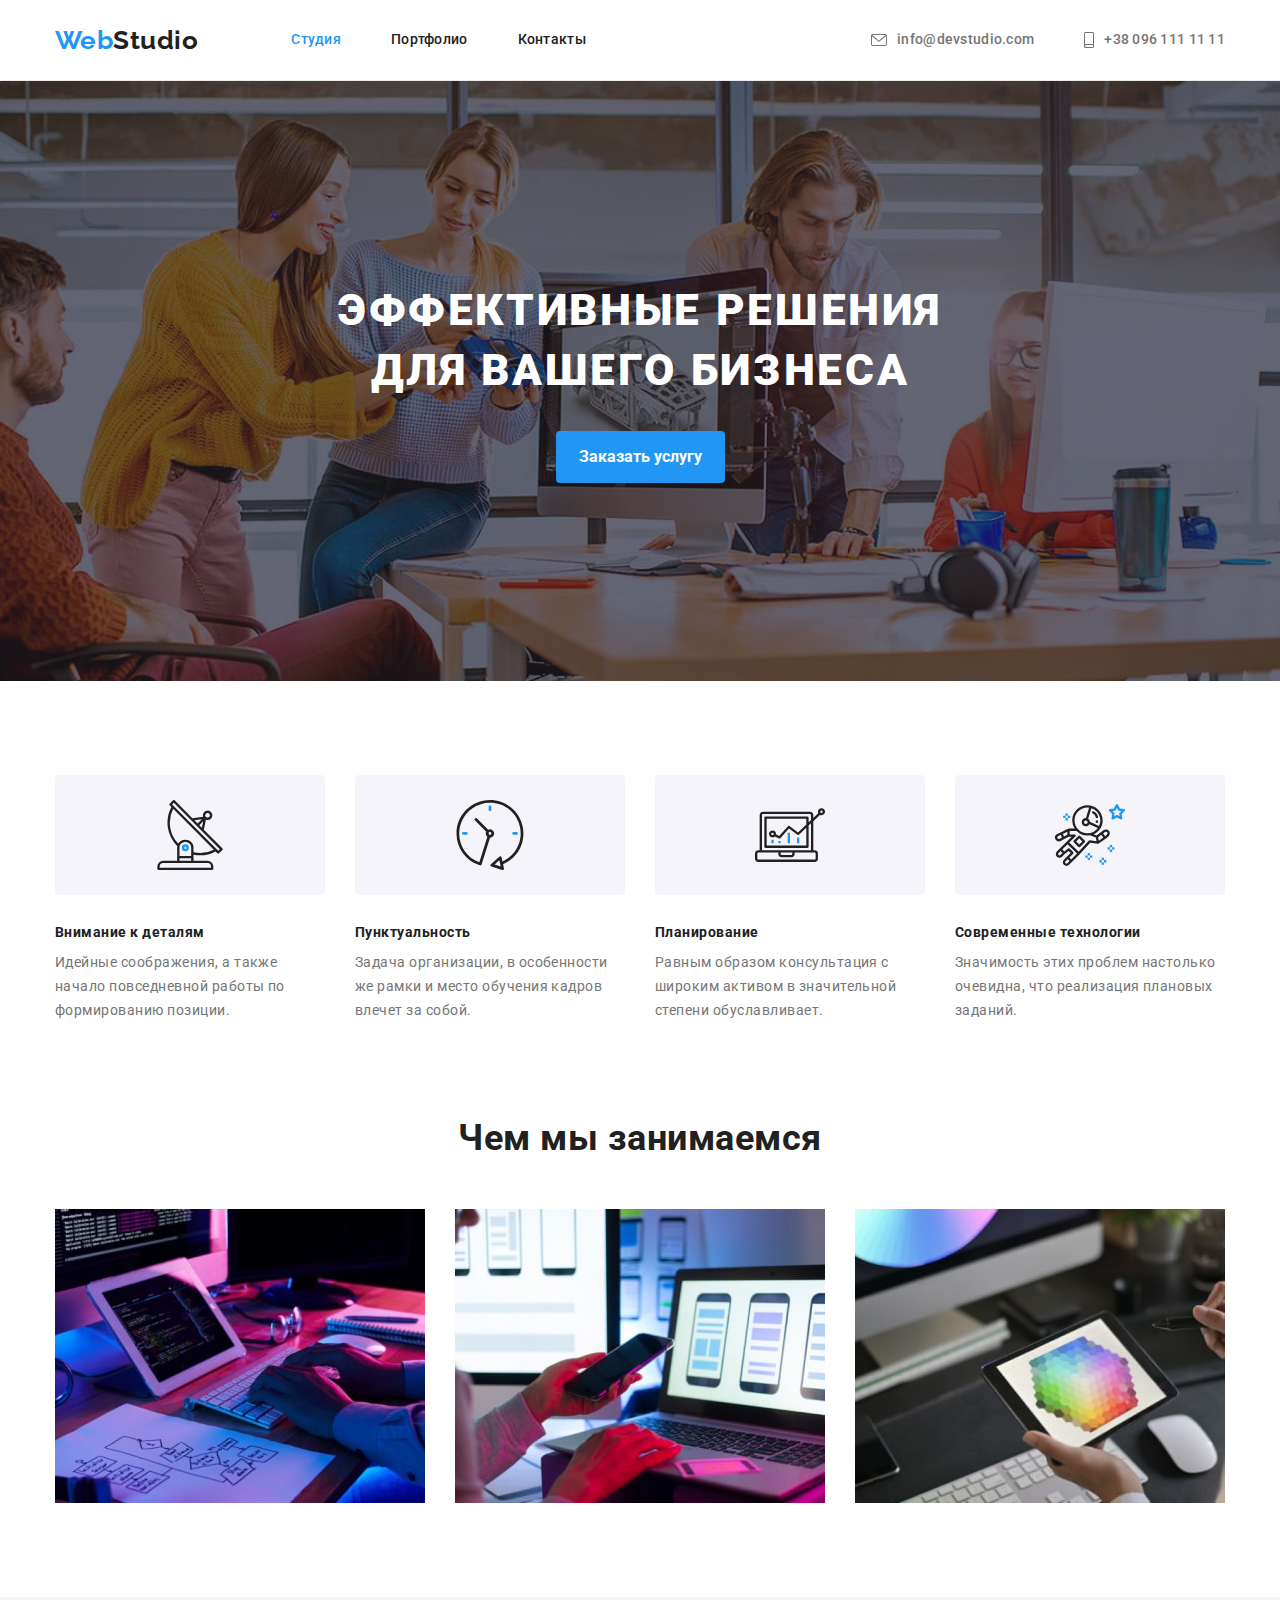
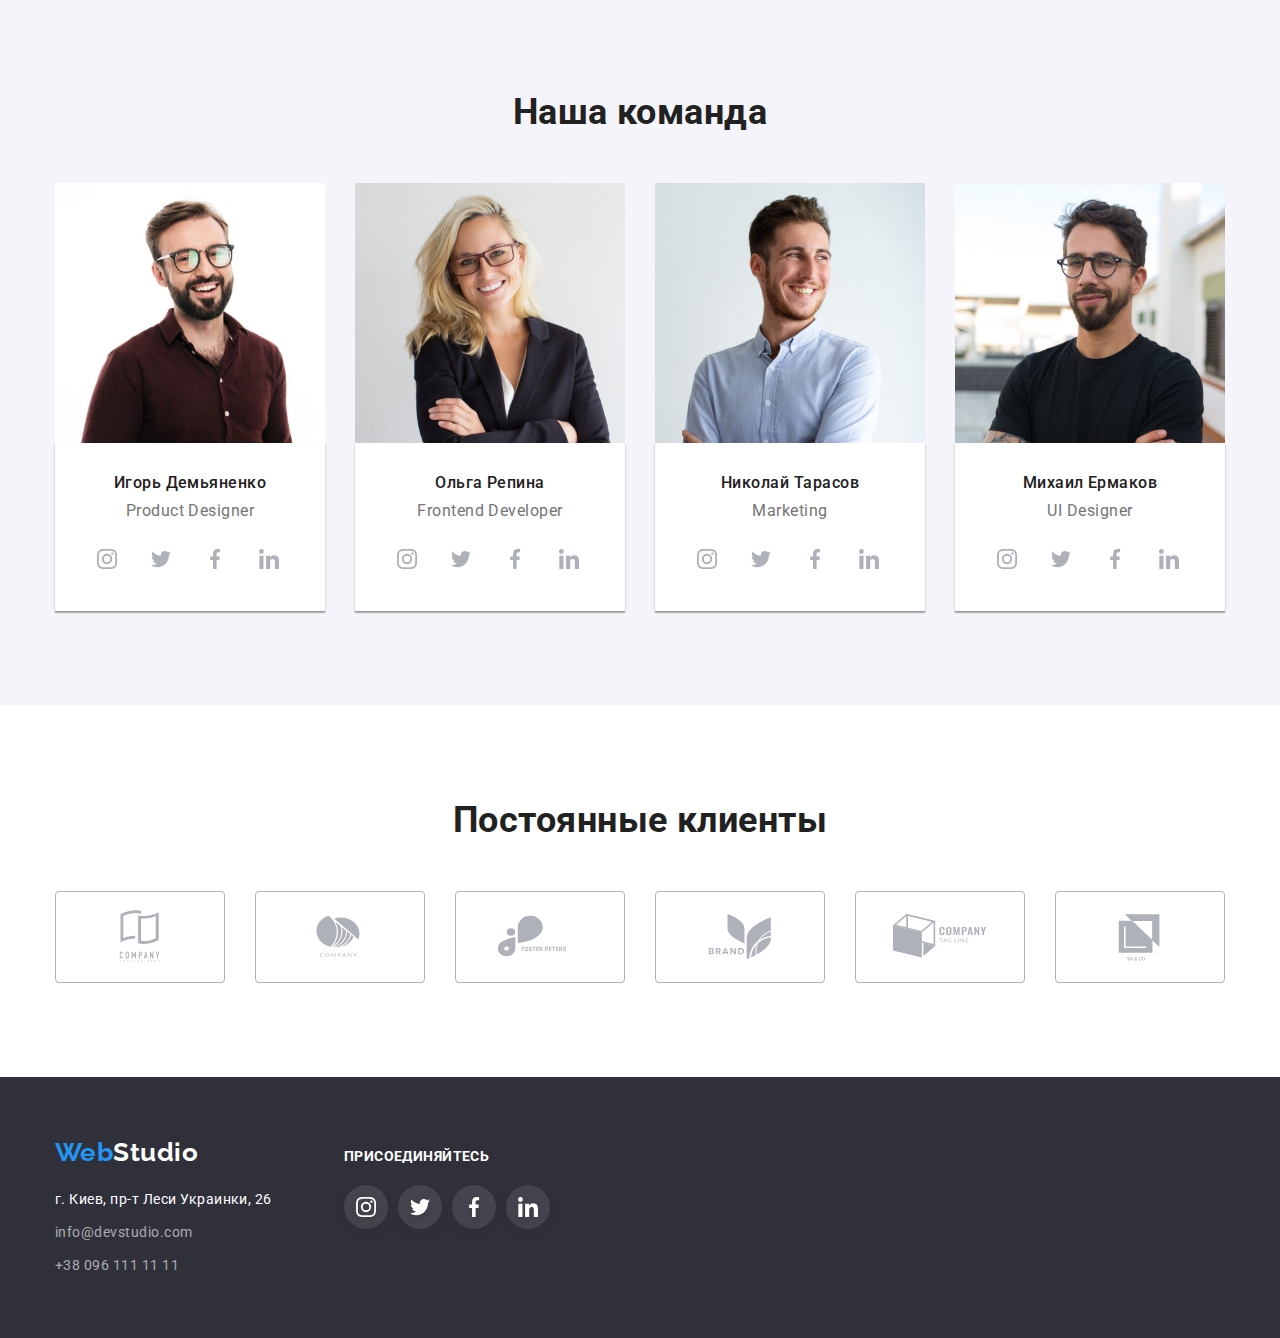
<file: index.html>
<!DOCTYPE html>
<html lang="ru">
<head>
    <meta charset="UTF-8">
    <meta http-equiv="X-UA-Compatible" content="IE=edge">
    <meta name="viewport" content="width=device-width, initial-scale=1.0">
    <link rel="preconnect" href="https://fonts.googleapis.com">
    <link rel="preconnect" href="https://fonts.gstatic.com" crossorigin>
    <title>WebStudio</title>
    <link href="https://fonts.googleapis.com/css2?family=Raleway:wght@700&family=Roboto:wght@400;500;700;900&display=swap" rel="stylesheet">
    <link rel="stylesheet" href="https://cdnjs.cloudflare.com/ajax/libs/modern-normalize/1.1.0/modern-normalize.min.css">
    <link rel="stylesheet" href="./css/styles.css">
</head>
<body>

    <!-- Header section -->   
    <header class="header">
        <div class="container main-container">
            <nav class="header-nav">
                <a href="/" class="header-logo link">Web<span class="color-logo-black">Studio</span></a>

                <ul class="header-list list">
                    <li class="item"><a href="./index.html" class="header-link link current">Студия</a></li>
                    <li class="item"><a href="./portfolio.html" class="header-link link">Портфолио</a></li>
                    <li class="item"><a href="" class="header-link link">Контакты</a></li>
                </ul>
            </nav>
                <ul class="header-address list">
                    <li class="item"><a class="header-email link" href="mailto:info@devstudio.com"><svg class="header-icon" width="16px" height="12px"><use href="images/icons.svg#icon-envelope"></use></svg>info@devstudio.com</a></li> 
                    <li class="item"><a class="header-tel link" href="tel:+380961111111"><svg class="header-icon" width="10px" height="16px"><use href="images/icons.svg#icon-smartphone"></use></svg>+38 096 111 11 11</a></li>
                </ul>
        </div>        
    </header>

    <main>
        <!-- Hero section -->
        <section class="section hero">
            <div class="container">
                <h1 class="hero-title">Эффективные решения<br>для вашего бизнеса</h1>
                <button type="button" class="button primery">Заказать услугу</button>
            </div>
        </section>
        <!-- Feature section -->
        <section class="feature-section">
            <div class="container">
                <ul class="feature-list list">
                    <li class="feature-item feature-icon-antenna">
                        <div class="feature-container-icon">
                            <svg width="70px" height="70px">
                                <use href="images/icons.svg#icon-antenna-1"></use>
                            </svg>
                        </div>
                        <h3 class="title">Внимание к деталям</h3>
                        <p class="section-text">Идейные соображения, а также начало повседневной работы по формированию позиции.</p>
                    </li>
                    <li class="feature-item feature-icon-clock">
                        <div class="feature-container-icon">
                            <svg width="70px" height="70px">
                                <use href="images/icons.svg#icon-clock-1"></use>
                            </svg>
                        </div>
                        <h3 class="title">Пунктуальность</h3>
                        <p class="section-text">Задача организации, в особенности же рамки и место обучения кадров влечет за собой.</p>
                    </li>
                    <li class="feature-item feature-icon-diagram">
                        <div class="feature-container-icon">
                            <svg width="70px" height="70px">
                                <use href="images/icons.svg#icon-diagram-1"></use>
                            </svg>
                        </div>
                        <h3 class="title">Планирование</h3>
                        <p class="section-text">Равным образом консультация с широким активом в значительной степени обуславливает.</p>
                    </li>
                    <li class="feature-item feature-icon-astronaut">
                        <div class="feature-container-icon">
                            <svg width="70px" height="70px">
                                <use href="images/icons.svg#icon-astronaut-1"></use>
                            </svg>
                        </div>
                        <h3 class="title">Современные технологии</h3>
                        <p class="section-text">Значимость этих проблем настолько очевидна, что реализация плановых заданий.</p>
                    </li>
                </ul>
            </div>
        </section>
        <!-- Our work -->
        <section class="work-section">
            <div class="container">
                <h2 class="section-title">Чем мы занимаемся</h2>
                <ul class="work-list list">
                    <li class="work-item"><img src="./images/web-design_1.jpg" alt="пишем код" width="370"></li>
                    <li class="work-item"><img src="./images/web-design_2.jpg" alt="мобильное приложение" width="370"></li>
                    <li class="work-item"><img src="./images/web-design_3.jpg" alt="дизайн" width="370"></li>
                </ul>
            </div>
        </section>
        <!-- Team section -->
        <section class="section-team">
            <div class="container">
                <h2 class="section-title">Наша команда</h2>
                <ul class="team-list list">
                    <li class="team-item"><img src="./images/team_1.jpg" alt="Игорь" width="270">
                        <div class="team-content">
                            <h3 class="team-name">Игорь Демьяненко</h3>
                            <p class="team-profession">Product Designer</p>
                            <ul class="team-content-list list">
                                <li class="team-content-item">
                                    <a class="team-content-link link" href="" target="_blank" rel="noopener noreferrer">
                                        <svg class="team-icon" width="20px" height="20px">
                                            <use href="./images/icons.svg#icon-instagram-2"></use>
                                        </svg>    
                                    </a>    
                                </li>
                                <li class="team-content-item">
                                    <a class="team-content-link link" href="" target="_blank" rel="noopener noreferrer">
                                        <svg class="team-icon" width="20px" height="20px">
                                            <use href="./images/icons.svg#icon-twitter-1"></use>
                                        </svg>
                                    </a>
                                </li>
                                <li class="team-content-item">
                                    <a class="team-content-link link" href="" target="_blank" rel="noopener noreferrer">
                                        <svg class="team-icon" width="20px" height="20px">
                                            <use href="./images/icons.svg#icon-facebook-1"></use>
                                        </svg>
                                    </a>
                                </li>
                                <li class="team-content-item">
                                    <a class="team-content-link link" href="" target="_blank" rel="noopener noreferrer">
                                        <svg class="team-icon" width="20px" height="20px">
                                            <use href="./images/icons.svg#icon-linkedin-1"></use>
                                        </svg>
                                    </a>
                                </li>
                            </ul>
                        </div>
                    </li>
                    <li class="team-item"><img src="./images/team_2.jpg" alt="Ольга" width="270">
                        <div class="team-content">
                            <h3 class="team-name">Ольга Репина</h3>
                            <p class="team-profession">Frontend Developer</p>
                            <ul class="team-content-list list">
                                <li class="team-content-item">
                                    <a class="team-content-link link" href="" target="_blank" rel="noopener noreferrer">
                                        <svg class="team-icon" width="20px" height="20px">
                                            <use href="./images/icons.svg#icon-instagram-2"></use>
                                        </svg>    
                                    </a>    
                                </li>
                                <li class="team-content-item">
                                    <a class="team-content-link link" href="" target="_blank" rel="noopener noreferrer">
                                        <svg class="team-icon" width="20px" height="20px">
                                            <use href="./images/icons.svg#icon-twitter-1"></use>
                                        </svg>
                                    </a>
                                </li>
                                <li class="team-content-item">
                                    <a class="team-content-link link" href="" target="_blank" rel="noopener noreferrer">
                                        <svg class="team-icon" width="20px" height="20px">
                                            <use href="./images/icons.svg#icon-facebook-1"></use>
                                        </svg>
                                    </a>
                                </li>
                                <li class="team-content-item">
                                    <a class="team-content-link link" href="" target="_blank" rel="noopener noreferrer">
                                        <svg class="team-icon" width="20px" height="20px">
                                            <use href="./images/icons.svg#icon-linkedin-1"></use>
                                        </svg>
                                    </a>
                                </li>
                            </ul>
                        </div>
                    </li>
                    <li class="team-item"><img src="./images/team_3.jpg" alt="Николай" width="270">
                        <div class="team-content">
                            <h3 class="team-name">Николай Тарасов</h3>
                            <p class="team-profession">Marketing</p>
                            <ul class="team-content-list list">
                                <li class="team-content-item">
                                    <a class="team-content-link link" href="" target="_blank" rel="noopener noreferrer">
                                        <svg class="team-icon" width="20px" height="20px">
                                            <use href="./images/icons.svg#icon-instagram-2"></use>
                                        </svg>    
                                    </a>    
                                </li>
                                <li class="team-content-item">
                                    <a class="team-content-link link" href="" target="_blank" rel="noopener noreferrer">
                                        <svg class="team-icon" width="20px" height="20px">
                                            <use href="./images/icons.svg#icon-twitter-1"></use>
                                        </svg>
                                    </a>
                                </li>
                                <li class="team-content-item">
                                    <a class="team-content-link link" href="" target="_blank" rel="noopener noreferrer">
                                        <svg class="team-icon" width="20px" height="20px">
                                            <use href="./images/icons.svg#icon-facebook-1"></use>
                                        </svg>
                                    </a>
                                </li>
                                <li class="team-content-item">
                                    <a class="team-content-link link" href="" target="_blank" rel="noopener noreferrer">
                                        <svg class="team-icon" width="20px" height="20px">
                                            <use href="./images/icons.svg#icon-linkedin-1"></use>
                                        </svg>
                                    </a>
                                </li>
                            </ul>
                        </div>
                    </li>
                    <li class="team-item"><img src="./images/team_4.jpg" alt="Михаил" width="270">
                        <div class="team-content">
                            <h3 class="team-name">Михаил Ермаков</h3>
                            <p class="team-profession">UI Designer</p>
                            <ul class="team-content-list list">
                                <li class="team-content-item">
                                    <a class="team-content-link link" href="" target="_blank" rel="noopener noreferrer">
                                        <svg class="team-icon" width="20px" height="20px">
                                            <use href="./images/icons.svg#icon-instagram-2"></use>
                                        </svg>    
                                    </a>    
                                </li>
                                <li class="team-content-item">
                                    <a class="team-content-link link" href="" target="_blank" rel="noopener noreferrer">
                                        <svg class="team-icon" width="20px" height="20px">
                                            <use href="./images/icons.svg#icon-twitter-1"></use>
                                        </svg>
                                    </a>
                                </li>
                                <li class="team-content-item">
                                    <a class="team-content-link link" href="" target="_blank" rel="noopener noreferrer">
                                        <svg class="team-icon" width="20px" height="20px">
                                            <use href="./images/icons.svg#icon-facebook-1"></use>
                                        </svg>
                                    </a>
                                </li>
                                <li class="team-content-item">
                                    <a class="team-content-link link" href="" target="_blank" rel="noopener noreferrer">
                                        <svg class="team-icon" width="20px" height="20px">
                                            <use href="./images/icons.svg#icon-linkedin-1"></use>
                                        </svg>
                                    </a>
                                </li>
                            </ul>
                        </div>
                    </li>
                </ul>
            </div>
        </section>

        <!-- Clients -->

        <section class="section-clients">
            <div class="container">
                <h2 class="section-title">Постоянные клиенты</h2>
                <ul class="list clients-list">
                    <li class="clients-item">
                        <a class="clients-link link" href="" target="_blank" rel="noopener noreferrer">
                            <svg class="clients-icon" width="106px" height="60px">
                                <use href="images/icons.svg#icon-Logo-1"></use>
                            </svg>
                        </a>
                    </li>
                    <li class="clients-item">
                        <a class="clients-link link" href="" target="_blank" rel="noopener noreferrer">
                            <svg class="clients-icon" width="106px" height="60px">
                                <use href="images/icons.svg#icon-Logo-2"></use>
                            </svg>
                        </a>
                    </li>
                    <li class="clients-item">
                        <a class="clients-link link" href="" target="_blank" rel="noopener noreferrer">
                            <svg class="clients-icon" width="106px" height="60px">
                                <use href="images/icons.svg#icon-Logo-3"></use>
                            </svg>
                        </a>
                    </li>
                    <li class="clients-item">
                        <a class="clients-link link" href="" target="_blank" rel="noopener noreferrer">
                            <svg class="clients-icon" width="106px" height="60px">
                                <use href="images/icons.svg#icon-Logo-4"></use>
                            </svg>
                        </a>
                    </li>
                    <li class="clients-item">
                        <a class="clients-link link" href="" target="_blank" rel="noopener noreferrer">
                            <svg class="clients-icon" width="106px" height="60px">
                                <use href="images/icons.svg#icon-Logo-5"></use>
                            </svg>
                        </a>
                    </li>
                    <li class="clients-item">
                        <a class="clients-link link" href="" target="_blank" rel="noopener noreferrer">
                            <svg class="clients-icon" width="106px" height="60px">
                                <use href="images/icons.svg#icon-Logo"></use>
                            </svg>
                        </a>
                    </li>
                </ul>
            </div>
        </section>

    </main>
    <!-- Footer section -->
    <footer class="footer">
        <div class="container footer-container">
            <div class="footer-container-addres">
                    <a href="/" class="footer-logo link">Web<span class="colorlogo-white">Studio</span></a>
                <address class="footer-address">
                    <p class="footer-text">г. Киев, пр-т Леси Украинки, 26</p>
                    <ul class="list">
                        <li class="footer-item-email"><a class="link footer-email" href="mailto:info@devstudio.com">info@devstudio.com</a></li> 
                        <li><a class="link footer-tel" href="tel:+380961111111">+38 096 111 11 11</a></li>
                    </ul>
                </address>
            </div>
            <div class="social-container">
                <p class="social-text">присоединяйтесь</p>
                <ul class="social-list list">
                    <li class="social-item">
                        <a class="footer-social-link link" href="" target="_blank" rel="noopener noreferrer">
                            <svg width="20px" height="20px">
                                <use href="images/icons.svg#icon-instagram-2"></use>
                            </svg>
                        </a>
                    </li>
                    <li class="social-item">
                        <a class="footer-social-link link" href="" target="_blank" rel="noopener noreferrer">
                            <svg width="20px" height="20px">
                                <use href="images/icons.svg#icon-twitter-1"></use>
                            </svg>
                        </a>
                    </li>
                    <li class="social-item">
                        <a class="footer-social-link link" href="" target="_blank" rel="noopener noreferrer">
                            <svg width="20px" height="20px">
                                <use href="images/icons.svg#icon-facebook-1"></use>
                            </svg>
                        </a>
                    </li>
                    <li class="social-item">
                        <a class="footer-social-link link" href="" target="_blank" rel="noopener noreferrer">
                            <svg width="20px" height="20px">
                                <use href="images/icons.svg#icon-linkedin-1"></use>
                            </svg>
                        </a>
                    </li>
                </ul>
            </div>
        </div>
    </footer>
    
</body>
</html>
</file>
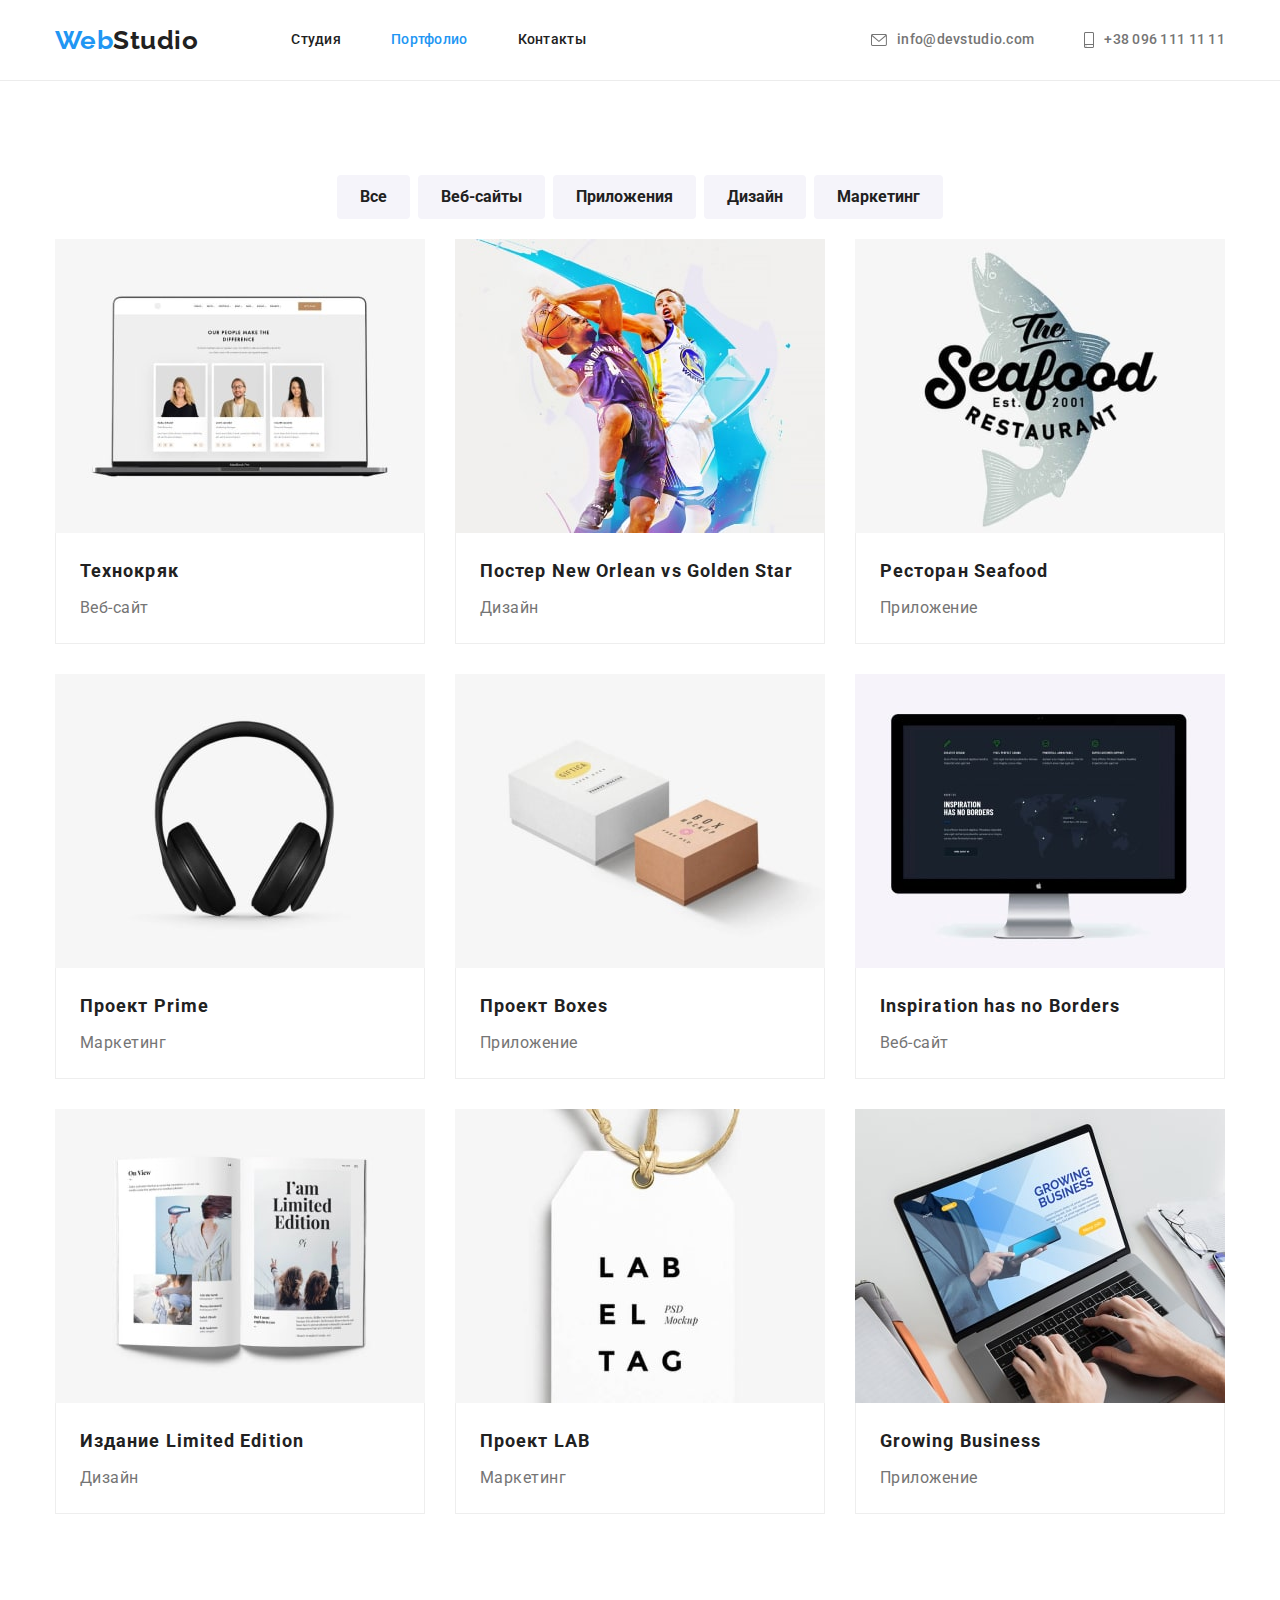
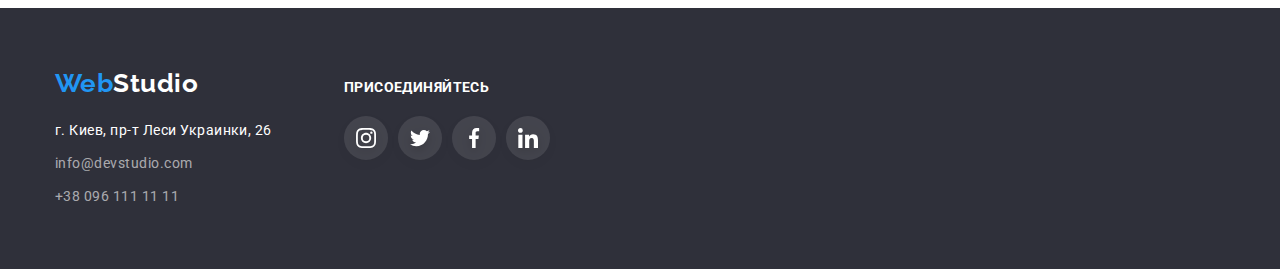
<file: portfolio.html>
<!DOCTYPE html>
<html lang="ru">
<head>
    <meta charset="UTF-8">
    <meta http-equiv="X-UA-Compatible" content="IE=edge">
    <meta name="viewport" content="width=device-width, initial-scale=1.0">
    <link rel="preconnect" href="https://fonts.googleapis.com">
    <link rel="preconnect" href="https://fonts.gstatic.com" crossorigin>
    <title>Портфолио</title>
    <link href="https://fonts.googleapis.com/css2?family=Raleway:wght@700&family=Roboto:wght@400;500;700;900&display=swap" rel="stylesheet">
    <link rel="stylesheet" href="https://cdnjs.cloudflare.com/ajax/libs/modern-normalize/1.1.0/modern-normalize.min.css">
    <link rel="stylesheet" href="./css/styles.css">
</head>
<body>
    <header class="header header-portfolio">
        <div class="container main-container">
            <nav class="header-nav">
                <a href="/" class="header-logo link">Web<span class="color-logo-black">Studio</span></a>

                <ul class="header-list list">
                    <li class="item"><a href="./index.html" class="header-link link">Студия</a></li>
                    <li class="item"><a href="./portfolio.html" class="header-link link current">Портфолио</a></li>
                    <li class="item"><a href="" class="header-link link">Контакты</a></li>
                </ul>
            </nav>
                <ul class="header-address list">
                    <li class="item"><a class="header-email link" href="mailto:info@devstudio.com"><svg class="header-icon" width="16px" height="12px"><use href="images/icons.svg#icon-envelope"></use></svg>info@devstudio.com</a></li> 
                    <li class="item"><a class="header-tel link" href="tel:+380961111111"><svg class="header-icon" width="10px" height="16px"><use href="images/icons.svg#icon-smartphone"></use></svg>+38 096 111 11 11</a></li>
                </ul>
        </div>        
        </header>

    <main>
        <section class="section-button">
            <div class="container-button container">
                <ul class="button-list list">
                    <li class="button-item"><button type="button" class="button secondary">Все</button></li>
                    <li class="button-item"><button type="button" class="button secondary">Веб-сайты</button></li>
                    <li class="button-item"><button type="button" class="button secondary">Приложения</button></li>
                    <li class="button-item"><button type="button" class="button secondary">Дизайн</button></li>
                    <li class="button-item"><button type="button" class="button secondary">Маркетинг</button></li>
                </ul>

                <ul class="specialization-list list">
                    <li class="item-portfolio">
                        <a class="portfolio-link link" href=""><img src="./images/tehnokryak.jpg" alt="ноутбук" width="370">
                            <div class="spezialization-content">
                                <h2 class="specialization-title">Технокряк</h2>
                                <p class="specialization-text">Веб-сайт</p>
                            </div>
                        </a>
                    </li>
                    <li class="item-portfolio">
                        <a class="portfolio-link link" href=""><img src="./images/New Orlean vs Golden Star.jpg" alt="постер" width="370">
                            <div class="spezialization-content">
                                <h2 class="specialization-title">Постер New Orlean vs Golden Star</h2>
                                <p class="specialization-text">Дизайн</p>
                            </div>
                        </a>
                    </li>
                    <li class="item-portfolio">
                        <a class="portfolio-link link" href=""><img src="./images/Seafood.jpg" alt="лейбл ресторана" width="370">
                            <div class="spezialization-content">
                                <h2 class="specialization-title">Ресторан Seafood</h2>
                                <p class="specialization-text">Приложение</p>
                            </div>
                        </a>
                    </li>
                    <li class="item-portfolio">
                        <a class="portfolio-link link" href=""><img src="./images/Prime.jpg" alt="наушники" width="370">
                            <div class="spezialization-content">
                                <h2 class="specialization-title">Проект Prime</h2>
                                <p class="specialization-text">Маркетинг</p>
                            </div>
                        </a>
                    </li>
                    <li class="item-portfolio">
                        <a class="portfolio-link link" href=""><img src="./images/Boxes.jpg" alt="коробки" width="370">
                            <div class="spezialization-content">
                                <h2 class="specialization-title">Проект Boxes</h2>
                                <p class="specialization-text">Приложение</p>
                            </div>
                        </a>
                    </li>
                    <li class="item-portfolio">
                        <a class="portfolio-link link" href=""><img src="./images/Inspiration has no Borders.jpg" alt="Монитор" width="370">
                            <div class="spezialization-content">
                                <h2 class="specialization-title">Inspiration has no Borders</h2>
                                <p class="specialization-text">Веб-сайт</p>
                            </div>
                        </a>
                    </li>
                    <li class="item-portfolio">
                        <a class="portfolio-link link" href=""><img src="./images/Limited Edition.jpg" alt="журнал" width="370">
                            <div class="spezialization-content">
                                <h2 class="specialization-title">Издание Limited Edition</h2>
                                <p class="specialization-text">Дизайн</p>
                            </div>
                        </a>
                    </li>
                    <li class="item-portfolio">
                        <a class="portfolio-link link" href=""><img src="./images/LAB.jpg" alt="этикетка" width="370">
                            <div class="spezialization-content">
                                <h2 class="specialization-title">Проект LAB</h2>
                                <p class="specialization-text">Маркетинг</p>
                            </div>
                        </a>
                    </li>
                    <li class="item-portfolio">
                        <a class="portfolio-link link" href=""><img src="./images/Growing Business.jpg" alt="набор текста на мониторе" width="370">
                            <div class="spezialization-content">
                                <h2 class="specialization-title">Growing Business</h2>
                                <p class="specialization-text">Приложение</p>
                            </div>
                        </a>
                    </li>
                </ul>
            </div>
        </section>
     </main>
        <!-- Footer section -->
        <footer class="footer">
            <div class="container footer-container">
                <div class="footer-container-addres">
                        <a href="/" class="footer-logo link">Web<span class="colorlogo-white">Studio</span></a>
                    <address class="footer-address">
                        <p class="footer-text">г. Киев, пр-т Леси Украинки, 26</p>
                        <ul class="list">
                            <li class="footer-item-email"><a class="link footer-email" href="mailto:info@devstudio.com">info@devstudio.com</a></li> 
                            <li><a class="link footer-tel" href="tel:+380961111111">+38 096 111 11 11</a></li>
                        </ul>
                    </address>
                </div>
                <div class="social-container">
                    <p class="social-text">присоединяйтесь</p>
                    <ul class="social-list list">
                        <li class="social-item">
                            <a class="footer-social-link link" href="" target="_blank" rel="noopener noreferrer">
                                <svg width="20px" height="20px">
                                    <use href="images/icons.svg#icon-instagram-2"></use>
                                </svg>
                            </a>
                        </li>
                        <li class="social-item">
                            <a class="footer-social-link link" href="" target="_blank" rel="noopener noreferrer">
                                <svg width="20px" height="20px">
                                    <use href="images/icons.svg#icon-twitter-1"></use>
                                </svg>
                            </a>
                        </li>
                        <li class="social-item">
                            <a class="footer-social-link link" href="" target="_blank" rel="noopener noreferrer">
                                <svg width="20px" height="20px">
                                    <use href="images/icons.svg#icon-facebook-1"></use>
                                </svg>
                            </a>
                        </li>
                        <li class="social-item">
                            <a class="footer-social-link link" href="" target="_blank" rel="noopener noreferrer">
                                <svg width="20px" height="20px">
                                    <use href="images/icons.svg#icon-linkedin-1"></use>
                                </svg>
                            </a>
                        </li>
                    </ul>
                </div>
            </div>
        </footer>
</body>
</html>
</file>
<file: css/styles.css>
/* цвет основного текста #212121 */
/* вторичный цвет #757575 */
/* белый #FFFFFF */
/* акцент #2196F3 */
/* доп цвет rgba(255, 255, 255, 0.6) */

:root {
    --primary-text-color: #212121;
    --footer-bg-color: #2F303A;
    --title-text-color: #757575;
    --accent-text-color: #2196F3;
    --primary-bg-color: #FFFFFF;
    --secondary-bg-color: #F5F4FA;
    --item-br-color: #EEEEEE;
    --btn-hover-color: #188CE8;
    --icon-bg-features-color: #F5F4FA;
    --icon-fill: #AFB1B8;
    --icon-hover: #FFFFFF;
}


body {
    background-color:var(--primary-bg-color);
    color: var(--primary-text-color);
    font-family: 'Roboto', 'sans-serif';
    letter-spacing: 0.03em;
}

img {
    display: block;
    max-width: 100%;
    height: auto;
}

.container {
    margin-left: auto;
    margin-right: auto;
    width: 1200px;
    padding-right: 15px;
    padding-left: 15px;
}

h1, h2, h3, h4, p {
    margin: 0;
    padding: o;
}

.list {
    padding: 0;
    margin: 0;
    list-style: none;
}

.link {
    text-decoration: none;
}

.container.main-container {
    display: flex;
    align-items: center;
}


/* Header */

.header {
    border-bottom: 1px solid #ECECEC;
}

.header-address {
    display: flex;
    align-items: center;
    margin-left: auto;

    font-weight: 500;
    font-size: 14px;
    line-height: 1.14;
    letter-spacing: 0.02em;
}

.header-address .item + .item {
    margin-left: 50px;
}

.header-email, .header-tel {
    display: flex;
    align-items: center;
    color: var(--title-text-color);
}
.header-email:hover,
.header-email:focus {
    color: var(--accent-text-color);
}

.header-icon {
    margin-right: 10px;
    fill: var(--title-text-color);
}

.header-tel:hover,
.header-tel:focus {
    color: var(--accent-text-color);
}

.header-tel:hover .header-icon,
.header-tel:focus .header-icon, 
.header-email:hover .header-icon,
.header-email:focus .header-icon
{
    fill: var(--accent-text-color);
}

/* site nav */

.header-nav {
    display: flex;
    align-items: center;
}

.header-list {
    display: flex;
    margin-left: 93px;
}

.header-list .item + .item {
    margin-left: 50px;
}

.header-logo, .footer-logo {
    color: var(--accent-text-color);
    font-family: 'Raleway', 'sans-serif';
    font-weight: 700;
    font-size: 26px;
    line-height: 1.19;
}

.color-logo-black {
    color: var(--primary-text-color);
}


.header-link {
    display: block;
    padding: 32px 0;

    color: var(--primary-text-color);
    font-weight: 500;
    font-size: 14px;
    line-height: 1.14;
    letter-spacing: 0.02em;
}

.header-link:hover, 
.header-link:focus {
    color: var(--accent-text-color);
}

.header-link.current {
    color: var(--accent-text-color);
}

 /* Hero */

 .hero {
     background-image: linear-gradient( 
        rgba(47, 48, 58, 0.4), 
        rgba(47, 48, 58, 0.4)),
        url(../images/Hero/hero.jpg);

    background-repeat: no-repeat;
    background-position: center;
    max-width: 1600px;
    height: 600px;
    margin-left: auto;
    margin-right: auto;

    padding-top: 200px;
    padding-bottom: 200px;

     background-color: #2F303A;
     text-align: center;
 }

 .hero-title {
    margin-top: 0;
    margin-bottom: 30px;

    color: var(--primary-bg-color);
    font-weight: 900;
    font-size: 44px;
    line-height: 1.36;
    letter-spacing: 0.06em;
    text-transform: uppercase;
 }

 /* Section */

.feature-section {
    padding-top: 94px;
    padding-bottom: 94px;
 }

 .work-section {
     padding-bottom: 94px;
 }

 .section-title {
    margin-top: 0;
    margin-bottom: 50px;

    font-weight: 700;
    font-size: 36px;
    line-height: 1.17;
    text-align: center;
 }

 .work-list {
     display: flex;
 }

 .work-item:nth-child(n+2) {
    margin-left: 30px;
 }

 .section-team {
     padding-top: 94px;
     padding-bottom: 94px;

     background-color: var(--secondary-bg-color);
}

 .team-profession, .specialization-text {
     color: var(--title-text-color);
 }


/* Features */

.feature-list .section-text {
    color: var(--title-text-color);
    }

.feature-list {
    display: flex;
}

.feature-list .feature-item {
    width: 270px;
}

.feature-item:nth-child(n+2) {
    margin-left: 30px;
}

.feature-container-icon {
    display: flex;
    align-items: center;
    justify-content: center;
    width: 270px;
    height: 120px;
    border-radius: 4px;
    margin-bottom: 30px;
    background-color: var(--secondary-bg-color);
}

.title {
    margin-top: 0;
    margin-bottom: 10px;

    font-weight: 700;
    font-size: 14px;
    line-height: 1.14;
}  

.section-text {
    margin-top: 0;
    margin-bottom: 0;

    font-weight: 400;
    font-size: 14px;
    line-height: 1.71;
}

/* Team */

.team-list {
    display: flex;
    text-align: center;

}

.team-item {
    border: 0 solid transparent;
    border-radius: 0px 0px 4px 4px;

    background-color: var(--primary-bg-color);
}

.team-item:nth-child(n+2) {
    margin-left: 30px;
}

.team-content {
    padding: 30px;

    box-shadow: 0px 1px 3px rgba(0, 0, 0, 0.12), 0px 1px 1px rgba(0, 0, 0, 0.14), 0px 2px 1px rgba(0, 0, 0, 0.2);
}

.team-name {
    margin-top: 0;
    margin-bottom: 10px;

    font-weight: 500;
    font-size: 16px;
    line-height: 1.19;
}

.team-profession {
    margin-top: 0;
    margin-bottom: 16px;

    font-weight: 400;
    font-size: 16px;
    line-height: 1.18;
}

.team-content-list {
    display: flex;
    align-items: center;
}

.team-content-item {
    margin-right: 10px;
}

.team-content-item:nth-child(4) {
    margin-right: 0;
}

.team-content-link {
    display: flex;
    align-items: center;
    justify-content: center;
    width: 44px;
    height: 44px;
    border-radius: 50%;
    fill: var(--icon-fill);
}

.team-content-link:hover,
.team-content-link:focus{
    background-color: var(--accent-text-color);
}

.team-content-link:hover .team-icon,
.team-content-link:focus .team-icon {
    fill: var(--icon-hover);
}




/* Portfolio */

.section-button {
    padding: 94px 0;
}

.specialization-list {
    display: flex;
    flex-wrap: wrap;

    margin-left: -30px;
    margin-top: -30px;
}

.item-portfolio {
    width: 370px;
    margin-left: 30px;
    margin-bottom: 30px;
}

.item-portfolio:nth-last-child(-n+3) {
    margin-bottom: 0;
}

.portfolio-link {
    display: block;
}

.portfolio-link:hover {
box-shadow: 0px 1px 1px rgba(0, 0, 0, 0.12), 0px 4px 4px rgba(0, 0, 0, 0.06), 1px 4px 6px rgba(0, 0, 0, 0.16);
}

.spezialization-content {
    border: 1px solid var(--item-br-color);
    border-top: 0;
    padding: 20px 24px
}


.specialization-title {
    margin-bottom: 4px;

    color: var(--primary-text-color);
   font-weight: 700;
   font-size: 18px;
   line-height: 2;
   letter-spacing: 0.06em;
}

.specialization-text {

   font-weight: 400;
   font-size: 16px;
   line-height: 1.88;
}



/* Button */

.button {
    border-radius: 4px;
    padding: 10px 32px;
    display: inline-block;
    border: 1px solid transparent;

    color: var(--primary-text-color);
    background-color:var(--primary-bg-color);
    font-weight: 700;
    font-size: 16px;
    line-height: 1.88;
    text-align: center;

    cursor: pointer;
}

.button.primery {
    padding-left: 22px;
    padding-right: 22px;

    background-color: var(--accent-text-color);
    color: var(--primary-bg-color);
}

.button.primery:hover,
.button.primery:focus {
    background-color: var(--btn-hover-color);
}

.button-list {
    display: flex;
    justify-content: center;
    
    margin-bottom: 50px;
}


.button-item:nth-child(n+2) {
    margin-left: 8px;
}

.button.secondary {
    padding: 6px 22px;
    background-color: var(--secondary-bg-color);
}


.button.secondary:hover, 
.button.secondary:focus {
    background-color: var(--accent-text-color);
    color: var(--primary-bg-color);
    box-shadow: 0px 3px 1px rgba(0, 0, 0, 0.1), 0px 1px 2px rgba(0, 0, 0, 0.08), 0px 2px 2px rgba(0, 0, 0, 0.12);
}

/* Clients */

.section-clients {
    padding-top: 94px;
    padding-bottom: 94px;
}

.clients-list {
    display: flex;
    align-items: center;
}

.clients-item {
    margin-right: 30px;
}

.clients-item:nth-child(6) {
    margin-right: 0;
}

.clients-link {
    display: flex;
    align-items: center;
    justify-content: center;
    width: 170px;
    height: 92px;
    border: 1px solid #AFB1B8;
    border-radius: 4px;
    fill: var(--icon-fill);
}

.clients-link:hover,
.clients-link:focus {
    border-color: var(--accent-text-color);
}

.clients-link:hover .clients-icon, 
.clients-link:focus .clients-icon {
    fill: var(--accent-text-color);
    border-color: var(--accent-text-color);
}


/* Footer */

.footer {
    padding-top: 60px;
    padding-bottom: 60px;

    background-color: var(--footer-bg-color);
}

.footer-container {
    display: flex;
    align-items: baseline;

}

.footer-logo {
    margin-bottom: 20px;
    display: inline-block;
}

.colorlogo-white {
    color: var(--primary-bg-color);
}

.footer-text {
    margin-top: 0;
    margin-bottom: 9px;

    color: var(--primary-bg-color);
    font-weight: 400;
    font-size: 14px;
    line-height: 1.71;
    font-style: normal;
}

.footer-item-email {
    margin-bottom: 9px;
}

.footer-email, .footer-tel {
    color: rgba(255, 255, 255, 0.6);
    font-weight: 400;
    font-size: 14px;
    line-height: 1.71;
    font-style: normal;
}

.footer-email {
    display: inline-block;
}

/* Footer-social */

.social-container {
    margin-left: 72px;
}


.social-text {
    margin-bottom: 20px;

    font-weight: 700;
    font-size: 14px;
    line-height: 1.14;
    letter-spacing: 0.03em;
    color: var(--primary-bg-color);
    text-transform: uppercase;
    
}

.social-list {
    display: flex;
    align-items: center;
}

.social-item {
    margin-right: 10px;
}

.social-item:nth-child(4) {
    margin-right: 0;
}

.footer-social-link {
    display: flex;
    align-items: center;
    justify-content: center;
    width: 44px;
    height: 44px;
    border-radius: 50%;
    background: rgba(255, 255, 255, 0.1);
    filter: drop-shadow(0px 4px 4px rgba(0, 0, 0, 0.25));
    fill: var(--primary-bg-color);
}

.footer-social-link:hover,
.footer-social-link:focus {
    background-color: var(--btn-hover-color);
}
</file>
